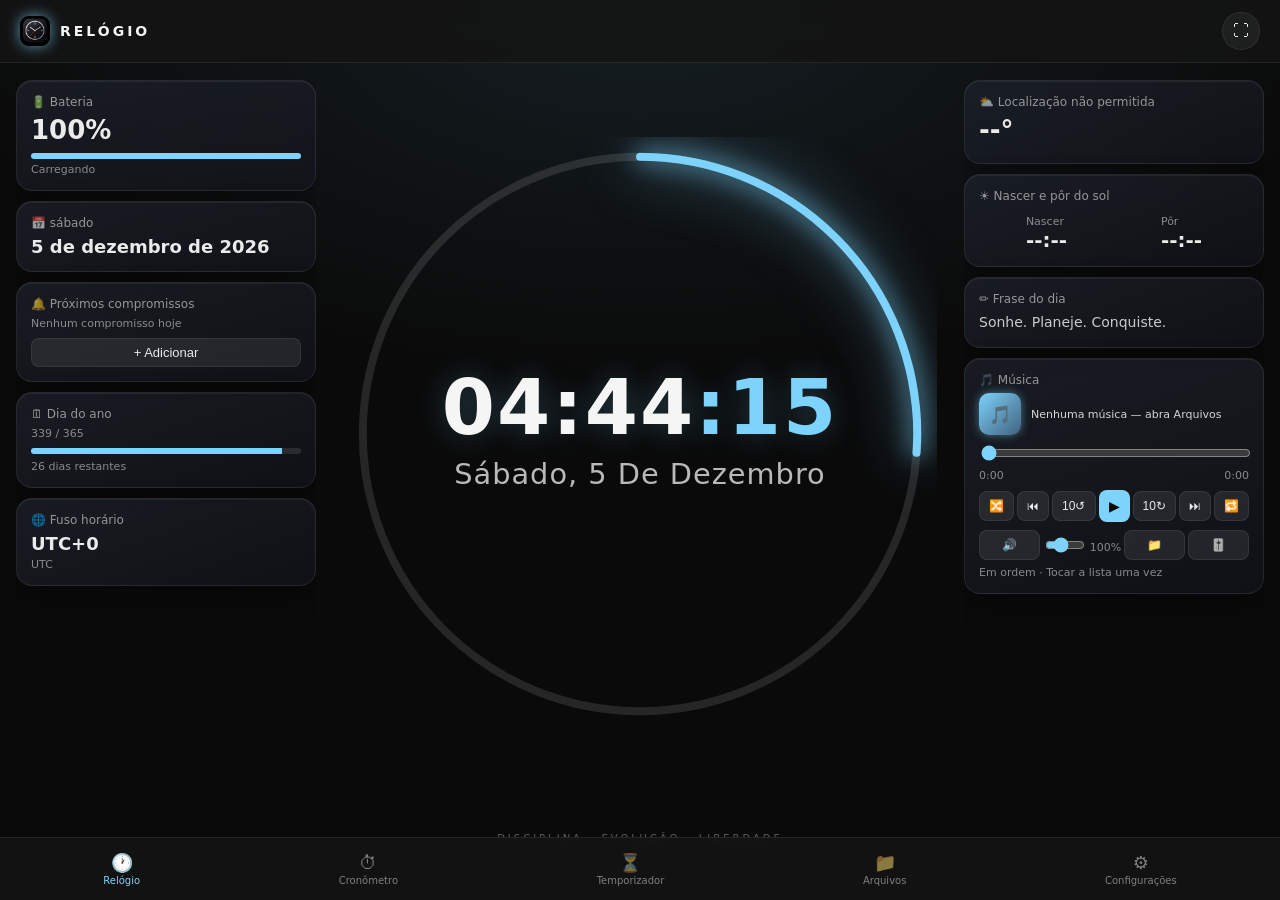
<file: index.html>
<!DOCTYPE html>
<html lang="pt-BR">
<head>
<meta charset="UTF-8">
<meta name="viewport" content="width=device-width, initial-scale=1, viewport-fit=cover">
<title>Relógio</title>
<link rel="manifest" href="[data-uri]">
<link rel="icon" type="image/png" href="favicon.png">
<link rel="apple-touch-icon" href="icon-192.png">
<link rel="stylesheet" href="styles.css?v=3">
</head>
<body>

<img id="bgImg" alt="">
<div id="bgOverlay"></div>
<div id="bgVignette"></div>
<div id="bgGrain"></div>
<div id="layersContainer"></div>
<div id="overlay"></div>

<header id="topBar">
  <div class="brand"><img class="logo-img" src="icon-192.png" alt="Relógio"><span class="brand-name">RELÓGIO</span></div>
  <div class="top-icons">
    <button id="alarmIconBtn" title="Despertador" style="display:none;">⏰</button>
    <button id="gearBtn" title="Personalizar" style="display:none;">⚙</button>
    <button id="fsBtn" title="Tela cheia (F)" aria-label="Alternar tela cheia">⛶</button>
  </div>
</header>

<div id="layerToolbar">
  <div class="lt-group">Tamanho<input type="range" id="layerScale" min="40" max="900" value="200"></div>
  <div class="lt-group">Girar<input type="range" id="layerRotation" min="0" max="360" value="0"></div>
  <div class="lt-group">Opacidade<input type="range" id="layerOpacity" min="10" max="100" value="100"></div>
  <button id="layerMoreBtn">⋯</button>
  <button id="layerFront">Frente</button>
  <button id="layerDelete">Excluir</button>
  <div class="lt-extra" id="layerExtra">
    <div class="lt-group">Brilho<input type="range" id="lyBrightness" min="30" max="170" value="100"></div>
    <div class="lt-group">Contraste<input type="range" id="lyContrast" min="30" max="170" value="100"></div>
    <div class="lt-group">Saturação<input type="range" id="lySaturate" min="0" max="200" value="100"></div>
    <div class="lt-group">Matiz<input type="range" id="lyHue" min="0" max="360" value="0"></div>
    <div class="lt-group">P&B<input type="range" id="lyGray" min="0" max="100" value="0"></div>
    <div class="lt-group">Sépia<input type="range" id="lySepia" min="0" max="100" value="0"></div>
    <div class="lt-group">Desfoque<input type="range" id="lyBlur" min="0" max="15" value="0"></div>
    <div class="lt-group">Moldura<input type="range" id="lyBorder" min="0" max="20" value="0"></div>
    <div class="lt-group">Cantos<input type="range" id="lyRadius" min="0" max="50" value="0"></div>
    <button id="lyInvert">Inverter cores</button>
  </div>
</div>

<div id="dashGrid">
  <div id="dashLeft">
    <div class="dash-card" id="cardBattery">
      <div class="dc-title">🔋 Bateria</div>
      <div class="dc-big" id="batteryPct">--</div>
      <div class="dc-bar"><div class="dc-bar-fill" id="batteryBar"></div></div>
      <div class="dc-sub" id="batterySub">Não disponível neste navegador</div>
    </div>
    <div class="dash-card" id="cardDate">
      <div class="dc-title">📅 <span id="cardDateWeekday">Sábado</span></div>
      <div class="dc-big" id="cardDateFull" style="font-size:18px;">26 de setembro de 2026</div>
    </div>
    <div class="dash-card" id="cardAppointments">
      <div class="dc-title">🔔 Próximos compromissos</div>
      <div id="apptList"><div class="dc-sub">Nenhum compromisso hoje</div></div>
      <div id="apptForm" style="display:none; margin-top:8px;">
        <input type="text" id="apptTitle" placeholder="Título" style="width:100%;margin-bottom:6px;padding:6px;border-radius:6px;border:1px solid var(--panel-border);background:rgba(255,255,255,0.06);color:var(--panel-fg);font-size:12px;">
        <input type="datetime-local" id="apptDatetime" style="width:100%;margin-bottom:6px;padding:6px;border-radius:6px;border:1px solid var(--panel-border);background:rgba(255,255,255,0.06);color:var(--panel-fg);font-size:12px;">
        <button id="apptSave" class="dc-btn" style="width:100%;">Salvar</button>
      </div>
      <button id="apptAddBtn" class="dc-btn" style="width:100%;margin-top:8px;">+ Adicionar</button>
    </div>
    <div class="dash-card" id="cardYearProgress">
      <div class="dc-title">🗓 Dia do ano</div>
      <div class="dc-sub" id="yearProgressLabel">269 / 365</div>
      <div class="dc-bar"><div class="dc-bar-fill" id="yearProgressBar"></div></div>
      <div class="dc-sub" id="yearProgressRemaining" style="margin-top:6px;">96 dias restantes</div>
    </div>
    <div class="dash-card" id="cardTimezone">
      <div class="dc-title">🌐 Fuso horário</div>
      <div class="dc-big" id="tzLabel" style="font-size:18px;">--</div>
      <div class="dc-sub" id="tzSub">Hora local</div>
    </div>
  </div>

  <div id="dashRight">
    <div class="dash-card" id="cardWeather">
      <div class="dc-title">⛅ <span id="weatherCity">Localizando...</span></div>
      <div class="dc-big" id="weatherTemp">--°</div>
      <div class="dc-sub" id="weatherDesc"></div>
    </div>
    <div class="dash-card" id="cardSun">
      <div class="dc-title">☀️ Nascer e pôr do sol</div>
      <div style="display:flex; justify-content:space-around; margin-top:8px;">
        <div><div class="dc-sub">Nascer</div><div class="dc-big" id="sunrise" style="font-size:20px;">--:--</div></div>
        <div><div class="dc-sub">Pôr</div><div class="dc-big" id="sunset" style="font-size:20px;">--:--</div></div>
      </div>
    </div>
    <div class="dash-card" id="cardQuote">
      <div class="dc-title">✏️ Frase do dia</div>
      <div class="dc-sub" id="quoteText" contenteditable="true" style="font-size:14px; line-height:1.5; opacity:0.85; outline:none;">Sonhe. Planeje. Conquiste.</div>
    </div>
    <div class="dash-card" id="cardMusic">
      <div class="dc-title">🎵 Música</div>
      <input type="file" id="musicFileInput" accept="audio/*" multiple style="display:none;">
      <div style="display:flex; gap:10px; align-items:center;">
        <div id="musicCover">🎵</div>
        <div style="flex:1; min-width:0;">
          <div class="dc-sub" id="musicTitle" style="opacity:0.9; white-space:nowrap; overflow:hidden; text-overflow:ellipsis;">Nenhuma música — abra Arquivos</div>
          <div class="dc-sub" id="musicCount"></div>
        </div>
      </div>
      <audio id="audioPlayer"></audio>
      <input type="range" id="musicSeek" min="0" max="100" value="0" step="0.1" style="width:100%;margin-top:10px;accent-color:var(--accent);" aria-label="Progresso da música">
      <div style="display:flex;justify-content:space-between;"><span class="dc-sub" id="musicCurrentTime">0:00</span><span class="dc-sub" id="musicDuration">0:00</span></div>
      <div class="music-controls-row">
        <button class="dc-btn" id="musicShuffle" aria-label="Aleatório" title="Aleatório">🔀</button>
        <button class="dc-btn" id="musicPrev" aria-label="Música anterior" title="Anterior">⏮</button>
        <button class="dc-btn" id="musicBack" aria-label="Voltar 10 segundos" title="-10s">10↺</button>
        <button class="dc-btn play" id="musicPlay" aria-label="Tocar ou pausar" title="Tocar/Pausar">▶</button>
        <button class="dc-btn" id="musicFwd" aria-label="Avançar 10 segundos" title="+10s">10↻</button>
        <button class="dc-btn" id="musicNext" aria-label="Próxima música" title="Próxima">⏭</button>
        <button class="dc-btn" id="musicRepeat" aria-label="Repetição" title="Repetição">🔁</button>
      </div>
      <div class="music-controls-row" style="margin-top:8px;">
        <button class="dc-btn" id="musicMute" aria-label="Mudo" title="Mudo/Desmudo">🔊</button>
        <input type="range" id="cardVolume" min="0" max="100" value="35" style="flex:1;accent-color:var(--accent);" aria-label="Volume">
        <span class="dc-sub" id="cardVolumeVal">100%</span>
        <button class="dc-btn" id="musicOpenFiles" aria-label="Abrir biblioteca de músicas" title="Abrir Arquivos">📁</button>
        <button class="dc-btn" id="musicOpenEq" aria-label="Abrir equalizador" title="Equalizador">🎚️</button>
      </div>
      <div class="dc-sub" id="musicModes" style="margin-top:6px;"></div>
    </div>
  </div>
</div>

<footer id="dashFooter">DISCIPLINA · EVOLUÇÃO · LIBERDADE</footer>

<nav id="bottomNav">
  <button class="nav-item active" data-view="clock"><span class="nav-icon">🕐</span>Relógio</button>
  <button class="nav-item" data-view="stopwatch"><span class="nav-icon">⏱</span>Cronômetro</button>
  <button class="nav-item" data-view="timer"><span class="nav-icon">⏳</span>Temporizador</button>
  <button class="nav-item" data-view="files"><span class="nav-icon">📁</span>Arquivos</button>
  <button class="nav-item" data-view="settings"><span class="nav-icon">⚙</span>Configurações</button>
</nav>


<div id="clockWrap">
  <svg id="progressRing" viewBox="0 0 300 300">
    <circle cx="150" cy="150" r="140" fill="none" stroke="var(--fg)" stroke-opacity="0.12" stroke-width="4"/>
    <circle id="ringProgress" cx="150" cy="150" r="140" fill="none" stroke="var(--accent)" stroke-width="4" stroke-linecap="round" transform="rotate(-90 150 150)"/>
  </svg>
  <div id="time">00:00</div>
  <svg id="analogClock" viewBox="0 0 200 200" width="min(55vw,50vh)" height="min(55vw,50vh)">
    <circle cx="100" cy="100" r="94" fill="none" stroke="var(--fg)" stroke-width="3" opacity="0.3"/>
    <g id="ticks"></g>
    <line id="hourHand" x1="100" y1="100" x2="100" y2="58" stroke-width="6" stroke-linecap="round"/>
    <line id="minHand" x1="100" y1="100" x2="100" y2="38" stroke-width="4" stroke-linecap="round"/>
    <line id="secHand" class="sec" x1="100" y1="100" x2="100" y2="28" stroke-width="2" stroke-linecap="round"/>
    <circle cx="100" cy="100" r="4" fill="var(--accent)"/>
  </svg>
  <div id="date">segunda-feira, 1 de janeiro</div>
  <div id="extraClocks"></div>
</div>

<div id="hint">clique no relógio ou pressione F para tela cheia · ⚙ para personalizar</div>

<div id="toolWidget">
  <button id="toolClose">✕</button>
  <div class="tool-tabs">
    <button class="tool-tab active" data-tab="alarm">Despertador</button>
    <button class="tool-tab" data-tab="timer">Timer</button>
    <button class="tool-tab" data-tab="stopwatch">Cronômetro</button>
    <button class="tool-tab" data-tab="files">Arquivos</button>
    <button class="tool-tab" data-tab="eq">Equalizador</button>
  </div>
  <div id="paneAlarm" class="tool-pane">
    <input type="time" id="alarmTime">
    <button id="alarmToggle">Ativar</button>
    <div id="alarmStatus" style="font-size:12px;opacity:0.6;margin-top:6px;"></div>
  </div>
  <div id="paneTimer" class="tool-pane" style="display:none">
    <input type="number" id="timerMinutes" min="1" max="180" value="5">
    <div class="tool-big-display" id="timerDisplay">05:00</div>
    <button id="timerStart">Iniciar</button>
    <button id="timerReset">Zerar</button>
  </div>
  <div id="paneStopwatch" class="tool-pane" style="display:none">
    <div class="tool-big-display" id="swDisplay">00:00.0</div>
    <button id="swStart">Iniciar</button>
    <button id="swReset">Zerar</button>
  </div>
  <div id="paneFiles" class="tool-pane" style="display:none">
    <div class="files-title">🎵 Biblioteca de músicas</div>

    <div class="pf-player">
      <div style="display:flex; gap:10px; align-items:center;">
        <div id="pfMusicCover" class="pf-cover">🎵</div>
        <div style="flex:1; min-width:0;">
          <div class="dc-sub pf-title" id="pfMusicTitle">Nenhuma música — escolha abaixo</div>
          <div class="dc-sub" id="pfMusicCount"></div>
        </div>
      </div>
      <input type="range" id="pfMusicSeek" min="0" max="100" value="0" step="0.1" style="width:100%;margin-top:10px;accent-color:var(--accent);" aria-label="Progresso da música">
      <div style="display:flex;justify-content:space-between;"><span class="dc-sub" id="pfMusicCurrentTime">0:00</span><span class="dc-sub" id="pfMusicDuration">0:00</span></div>
      <div class="music-controls-row">
        <button class="dc-btn" id="pfMusicShuffle" aria-label="Aleatório" title="Aleatório">🔀</button>
        <button class="dc-btn" id="pfMusicPrev" aria-label="Música anterior" title="Anterior">⏮</button>
        <button class="dc-btn" id="pfMusicBack" aria-label="Voltar 10 segundos" title="-10s">10↺</button>
        <button class="dc-btn play" id="pfMusicPlay" aria-label="Tocar ou pausar" title="Tocar/Pausar">▶</button>
        <button class="dc-btn" id="pfMusicFwd" aria-label="Avançar 10 segundos" title="+10s">10↻</button>
        <button class="dc-btn" id="pfMusicNext" aria-label="Próxima música" title="Próxima">⏭</button>
        <button class="dc-btn" id="pfMusicRepeat" aria-label="Repetição" title="Repetição">🔁</button>
      </div>
      <div class="music-controls-row" style="margin-top:8px;">
        <button class="dc-btn" id="pfMusicMute" aria-label="Mudo" title="Mudo/Desmudo">🔊</button>
        <input type="range" id="pfVolume" min="0" max="100" value="35" style="flex:1;accent-color:var(--accent);" aria-label="Volume">
        <span class="dc-sub" id="pfVolumeVal">100%</span>
        <button class="dc-btn" id="pfOpenEq" aria-label="Abrir equalizador" title="Equalizador">🎚️</button>
      </div>
      <div class="dc-sub" id="pfMusicModes" style="margin-top:6px;"></div>
    </div>

    <input type="file" id="musicFolderInput" webkitdirectory multiple style="display:none;">
    <div class="files-actions">
      <button id="musicPickFolder">📂 Escolher pasta</button>
      <button id="musicChoose">🎵 Escolher arquivos</button>
    </div>
    <div id="musicListInfo" class="dc-sub"></div>
    <input type="text" id="musicSearch" placeholder="Buscar na lista..." class="files-search">
    <div id="musicList"></div>
  </div>
  <div id="paneEq" class="tool-pane" style="display:none">
    <div class="files-title">🎚️ Equalizador</div>

    <div class="knob-row">
      <div class="knob" id="knobVolume"></div>
      <div class="knob" id="knobBass"></div>
      <div class="knob" id="knobVirt"></div>
    </div>
    <div class="meter-row">
      <div class="meter" id="meterL"></div>
      <div class="meter" id="meterR"></div>
    </div>
    <div id="volWarn" class="eq-warn"></div>

    <div class="eq-band-row">
      <div class="eq-band"><input type="range" id="eqBand0" min="-12" max="12" step="1" value="0" orient="vertical"><span id="eqDb0">+0dB</span><label id="eqHz0"></label></div>
      <div class="eq-band"><input type="range" id="eqBand1" min="-12" max="12" step="1" value="0" orient="vertical"><span id="eqDb1">+0dB</span><label id="eqHz1"></label></div>
      <div class="eq-band"><input type="range" id="eqBand2" min="-12" max="12" step="1" value="0" orient="vertical"><span id="eqDb2">+0dB</span><label id="eqHz2"></label></div>
      <div class="eq-band"><input type="range" id="eqBand3" min="-12" max="12" step="1" value="0" orient="vertical"><span id="eqDb3">+0dB</span><label id="eqHz3"></label></div>
      <div class="eq-band"><input type="range" id="eqBand4" min="-12" max="12" step="1" value="0" orient="vertical"><span id="eqDb4">+0dB</span><label id="eqHz4"></label></div>
    </div>

    <label class="eq-label">Predefinição</label>
    <select id="eqPreset"></select>

    <div class="eq-row-2">
      <div>
        <label class="eq-label">Velocidade</label>
        <select id="eqSpeed"></select>
      </div>
      <div>
        <label class="eq-label">Timer de sono</label>
        <select id="eqSleep">
          <option value="0">Desligado</option>
          <option value="10">10 min</option>
          <option value="20">20 min</option>
          <option value="30">30 min</option>
          <option value="45">45 min</option>
          <option value="60">60 min</option>
          <option value="end">Fim da música atual</option>
        </select>
      </div>
    </div>
    <div id="sleepStatus" class="dc-sub"></div>

    <button id="eqLimiter" class="eq-toggle-btn">Limitador: desligado</button>

    <label class="eq-label">Repetir trecho (A–B)</label>
    <div class="ab-row">
      <button id="abSetA">Marcar A</button>
      <button id="abSetB">Marcar B</button>
      <button id="abClear">Limpar</button>
    </div>
    <div id="abStatus" class="dc-sub"></div>

    <button id="eqReset" class="eq-reset-btn">Restaurar padrões</button>
  </div>
</div>

<div id="panel">
  <button id="closePanel">✕</button>
  <h2>Personalizar</h2>

  <div class="group">
    <label>Tamanho dos números <span class="range-value" id="scaleValue">100%</span></label>
    <input type="range" id="scaleRange" min="40" max="200" step="5" value="100">
  </div>

  <div class="group">
    <label>Formato</label>
    <select id="fmt24">
      <option value="24">24 horas</option>
      <option value="12">12 horas (AM/PM)</option>
    </select>
  </div>

  <div class="group">
    <div class="row">
      <span>Mostrar segundos</span>
      <div class="switch on" id="toggleSeconds"></div>
    </div>
    <div class="row">
      <span>Mostrar data</span>
      <div class="switch on" id="toggleDate"></div>
    </div>
    <div class="row">
      <span>Destacar segundos</span>
      <div class="switch on" id="toggleAccentSeconds"></div>
    </div>
  </div>

  <div class="group">
    <label>Cor de destaque</label>
    <div class="swatches" id="accentSwatches"></div>
  </div>

  <div class="group">
    <label>Tema</label>
    <select id="themeSelect">
      <option value="dark">Escuro</option>
      <option value="light">Claro</option>
      <option value="system">Seguir sistema</option>
    </select>
  </div>

  <div class="group">
    <label>Cor de fundo (personalizada)</label>
    <input type="color" id="bgColor" value="#0a0a0a">
  </div>

  <div class="group">
    <label>Cor do texto (personalizada)</label>
    <input type="color" id="fgColor" value="#f5f5f5">
  </div>

  <div class="group">
    <label>Fonte</label>
    <select id="fontSelect">
      <option value="'Segoe UI', system-ui, sans-serif">Segoe UI</option>
      <option value="'Consolas','Courier New', monospace">Monoespaçada</option>
      <option value="'Georgia', serif">Serifada</option>
      <option value="'Arial Black', sans-serif">Bold / Cartaz</option>
      <option value="'Comic Sans MS', cursive">Descontraída</option>
    </select>
  </div>

  <div class="group">
    <label>Idioma da data</label>
    <select id="localeSelect">
      <option value="pt-BR">Português (BR)</option>
      <option value="en-US">Inglês</option>
      <option value="es-ES">Espanhol</option>
    </select>
  </div>

  <div class="group">
    <label>Mostrador</label>
    <select id="modeSelect">
      <option value="digital">Digital</option>
      <option value="analog">Analógico</option>
    </select>
  </div>

  <div class="group">
    <label>Fusos horários extras</label>
    <select id="tz1" style="margin-bottom:8px;"></select>
    <select id="tz2"></select>
  </div>

  <div class="group">
    <div class="row">
      <span>Papel de parede dinâmico</span>
      <div class="switch" id="toggleWallpaper"></div>
    </div>
  </div>

  <div class="group">
    <label>Ferramentas</label>
    <div id="toolToggleBtns">
      <button id="openAlarm">⏰ Despertador</button>
      <button id="openTimer">⏱ Timer</button>
      <button id="openStopwatch">⏲ Cronômetro</button>
    </div>
  </div>

  <div class="group">
    <label>Imagem de fundo</label>
    <input type="file" id="bgImageInput" accept="image/*" style="display:none;">
    <div class="img-group-btns">
      <button id="bgImageChoose">Escolher</button>
      <button id="bgImageRemove">Remover</button>
    </div>
    <div id="bgImageMsg" style="font-size:12px;opacity:0.6;margin-top:6px;"></div>
  </div>

  <div class="group">
    <label>Ajustes da imagem de fundo</label>
    <div class="bg-slider-row"><span>Brilho</span><span id="vBrightness">100%</span></div>
    <input type="range" id="bgBrightness" min="30" max="170" value="100">
    <div class="bg-slider-row"><span>Contraste</span><span id="vContrast">100%</span></div>
    <input type="range" id="bgContrast" min="30" max="170" value="100">
    <div class="bg-slider-row"><span>Saturação</span><span id="vSaturate">100%</span></div>
    <input type="range" id="bgSaturate" min="0" max="200" value="100">
    <div class="bg-slider-row"><span>Desfoque</span><span id="vBlur">0px</span></div>
    <input type="range" id="bgBlur" min="0" max="20" value="0">
    <div class="bg-slider-row"><span>Escurecer</span><span id="vOverlay">35%</span></div>
    <input type="range" id="bgOverlayRange" min="0" max="85" value="35">
    <div class="bg-slider-row"><span>Posição horizontal</span><span id="vPosX">50%</span></div>
    <input type="range" id="bgPosX" min="0" max="100" value="50">
    <div class="bg-slider-row"><span>Posição vertical</span><span id="vPosY">50%</span></div>
    <input type="range" id="bgPosY" min="0" max="100" value="50">
    <label style="margin-top:6px;">Ajuste</label>
    <select id="bgFit">
      <option value="cover">Cobrir a tela</option>
      <option value="contain">Conter (mostrar tudo)</option>
      <option value="fill">Esticar</option>
    </select>

    <div class="bg-slider-row" style="margin-top:10px;"><span>Matiz</span><span id="vHue">0°</span></div>
    <input type="range" id="bgHue" min="0" max="360" value="0">
    <div class="bg-slider-row"><span>Preto e branco</span><span id="vGray">0%</span></div>
    <input type="range" id="bgGray" min="0" max="100" value="0">
    <div class="bg-slider-row"><span>Sépia</span><span id="vSepia">0%</span></div>
    <input type="range" id="bgSepia" min="0" max="100" value="0">
    <div class="bg-slider-row"><span>Vinheta</span><span id="vVignette">0%</span></div>
    <input type="range" id="bgVignetteRange" min="0" max="100" value="0">
    <div class="bg-slider-row"><span>Grão</span><span id="vGrain">0%</span></div>
    <input type="range" id="bgGrainRange" min="0" max="100" value="0">
    <div class="bg-slider-row"><span>Zoom</span><span id="vZoom">100%</span></div>
    <input type="range" id="bgZoom" min="100" max="300" value="100">
    <div class="bg-slider-row"><span>Girar</span><span id="vRotate">0°</span></div>
    <input type="range" id="bgRotate" min="0" max="360" value="0">

    <div class="mini-toggle-row">
      <button id="bgInvert">Inverter cores</button>
      <button id="bgFlipH">Espelhar H</button>
      <button id="bgFlipV">Espelhar V</button>
    </div>

    <label style="margin-top:10px;">Filtros prontos</label>
    <div class="preset-chips">
      <span class="preset-chip" data-preset="none">Nenhum</span>
      <span class="preset-chip" data-preset="bw">P&B</span>
      <span class="preset-chip" data-preset="vintage">Vintage</span>
      <span class="preset-chip" data-preset="warm">Quente</span>
      <span class="preset-chip" data-preset="cool">Frio</span>
      <span class="preset-chip" data-preset="dramatic">Dramático</span>
      <span class="preset-chip" data-preset="faded">Desbotado</span>
      <span class="preset-chip" data-preset="cinema">Cinema</span>
      <span class="preset-chip" data-preset="polaroid">Polaroid</span>
    </div>
  </div>

  <div class="group">
    <label>Imagens soltas na tela</label>
    <input type="file" id="layerImageInput" accept="image/*" style="display:none;">
    <button id="addLayerBtn" style="width:100%;padding:10px;border-radius:8px;border:1px solid var(--panel-border);background:rgba(255,255,255,0.08);color:var(--panel-fg);font-weight:600;cursor:pointer;font-size:14px;margin-bottom:8px;">+ Adicionar imagem</button>
    <button id="editModeBtn" title="Editar imagens na tela" style="width:100%;padding:10px;border-radius:8px;border:1px solid var(--panel-border);background:rgba(255,255,255,0.08);color:var(--panel-fg);font-weight:600;cursor:pointer;font-size:14px;">🖼 Ativar modo de edição</button>
    <div style="font-size:12px;opacity:0.6;margin-top:8px;">Com o modo de edição ativo, é só arrastar a imagem na tela, e usar a barrinha que aparece embaixo pra redimensionar, girar e ajustar opacidade. Pode adicionar quantas quiser.</div>
  </div>

  <div class="group">
    <label>Imagem dentro dos números</label>
    <input type="file" id="textImageInput" accept="image/*" style="display:none;">
    <div class="img-group-btns">
      <button id="textImageChoose">Escolher</button>
      <button id="textImageRemove">Remover</button>
    </div>
    <div id="textImageMsg" style="font-size:12px;opacity:0.6;margin-top:6px;"></div>
  </div>

  <div class="group">
    <label>Backup</label>
    <div id="backupBtns">
      <button id="exportBtn">Exportar</button>
      <button id="importBtn">Importar</button>
    </div>
    <input type="file" id="importFile" accept="application/json" style="display:none;">
  </div>

  <div class="group">
    <label>Atalhos de teclado</label>
    <div class="shortcuts-list">
      F tela cheia · P flutuante<br>
      ⚙ ou clique fora fecha painel<br>
      Esc fecha painel/tela cheia
    </div>
  </div>

  <div class="group">
    <label>Modo flutuante <span class="range-value">(PiP)</span></label>
    <button id="pipBtn" style="width:100%;padding:10px;border-radius:8px;border:1px solid var(--panel-border);background:rgba(255,255,255,0.08);color:var(--panel-fg);font-weight:600;cursor:pointer;font-size:14px;">Ativar janela flutuante</button>
    <div id="pipMsg" style="font-size:12px;opacity:0.6;margin-top:8px;font-family:'Segoe UI', system-ui, sans-serif;">Fica por cima de outros apps/janelas, inclusive fora do navegador. Tecla P alterna.</div>
  </div>

  <div class="group">
    <label>Instalação</label>
    <button id="installBtn" style="width:100%;padding:10px;border-radius:8px;border:1px solid var(--panel-border);background:var(--accent);color:#0a0a0a;font-weight:600;cursor:pointer;font-size:14px;">Instalar app</button>
    <div id="installMsg" style="font-size:12px;opacity:0.6;margin-top:8px;font-family:'Segoe UI', system-ui, sans-serif;"></div>
  </div>
</div>

<script src="app.js?v=3"></script>
<script src="music.js?v=3"></script>
</body>
</html>
</file>
<file: styles.css>
:root{
    --bg:#0a0a0a;
    --fg:#f5f5f5;
    --accent:#7dd3fc;
    --font-clock:'Segoe UI', system-ui, sans-serif;
    --panel-bg: rgba(20,20,20,0.92);
    --panel-fg: #eaeaea;
    --panel-border: rgba(255,255,255,0.08);
  }
  @media (prefers-color-scheme: light){
    :root:not([data-theme="dark"]){
      --bg:#f5f5f5; --fg:#111; --panel-bg: rgba(255,255,255,0.94); --panel-fg:#111; --panel-border: rgba(0,0,0,0.08);
    }
  }
  :root[data-theme="dark"]{ --bg:#0a0a0a; --fg:#f5f5f5; }

  *{box-sizing:border-box;}
  html,body{
    height:100%;
    margin:0;
    overflow-x:hidden;
    max-width:100vw;
    padding-top:env(safe-area-inset-top,0px);
    padding-bottom:env(safe-area-inset-bottom,0px);
  }
  body{
    background:var(--bg);
    background-image:radial-gradient(ellipse 80% 60% at 50% 0%, color-mix(in srgb, var(--accent) 10%, transparent), transparent 70%);
    color:var(--fg);
    display:flex;
    align-items:center;
    justify-content:center;
    overflow:hidden;
    transition:background .4s ease,color .4s ease;
    font-family:var(--font-clock);
    -webkit-user-select:none;
    user-select:none;
    padding-top:calc(64px + env(safe-area-inset-top,0px));
    padding-bottom:calc(96px + env(safe-area-inset-bottom,0px));
  }

  #clockWrap{
    text-align:center;
    cursor:pointer;
    position:relative;
  }
  #progressRing{
    position:absolute; top:50%; left:50%; transform:translate(-50%,-50%);
    width:clamp(120px, calc(min(75vw,66vh) * var(--clock-scale, 1)), 94vw);
    height:clamp(120px, calc(min(75vw,66vh) * var(--clock-scale, 1)), 94vw);
    pointer-events:none; z-index:0;
    transition:width .15s ease, height .15s ease;
  }
  #ringProgress{ filter:drop-shadow(0 0 6px var(--accent)) drop-shadow(0 0 14px color-mix(in srgb, var(--accent) 60%, transparent)); }
  #progressRing + #time{ position:relative; z-index:1; }
  #bottomNav{
    position:fixed; bottom:0; left:0; right:0;
    display:flex; justify-content:space-around;
    background:var(--panel-bg); border-top:1px solid var(--panel-border);
    padding:8px 4px calc(8px + env(safe-area-inset-bottom,0px));
    z-index:15; backdrop-filter:blur(10px);
  }
  .nav-item{
    background:none; border:none; color:var(--panel-fg); opacity:0.5;
    display:flex; flex-direction:column; align-items:center; gap:2px;
    font-size:10px; cursor:pointer; padding:6px 12px; border-radius:10px;
    font-family:'Segoe UI', system-ui, sans-serif;
  }
  .nav-item.active{ opacity:1; color:var(--accent); }
  .nav-icon{ font-size:18px; }
  #time{
    font-size:calc(min(9vw,8.5vh) * var(--clock-scale, 1));
    font-weight:700;
    letter-spacing:2px;
    line-height:1;
    font-variant-numeric: tabular-nums;
    color:var(--fg);
    text-shadow: 0 0 30px color-mix(in srgb, var(--accent) 25%, transparent);
  }
  #time .accent{ color:var(--accent); }
  #date{
    margin-top:1.2vh;
    font-size:min(3.2vw,3.2vh);
    opacity:0.75;
    text-transform:capitalize;
    letter-spacing:1px;
  }
  #seconds-small{
    font-size:0.45em;
    opacity:0.7;
    vertical-align:baseline;
  }

  /* Cabeçalho */
  #topBar{
    position:fixed; top:0; left:0; right:0; z-index:25;
    display:flex; align-items:center; gap:16px;
    padding:12px 20px; padding-top:calc(12px + env(safe-area-inset-top,0px));
    background:var(--panel-bg); border-bottom:1px solid var(--panel-border);
    backdrop-filter:blur(10px); font-family:'Segoe UI', system-ui, sans-serif;
  }
  .brand{ display:flex; align-items:center; gap:10px; font-weight:700; font-size:14px; letter-spacing:3px; color:var(--fg); white-space:nowrap; flex:1; }
  .logo-img{
    width:30px;height:30px;border-radius:9px; object-fit:cover;
    box-shadow:0 0 14px color-mix(in srgb, var(--accent) 70%, transparent);
  }
  .top-icons{ display:flex; gap:8px; }
  .top-icons button{
    width:38px;height:38px;border-radius:50%;
    border:1px solid var(--panel-border); background:rgba(255,255,255,0.05);
    color:var(--panel-fg); cursor:pointer; font-size:16px;
    display:flex;align-items:center;justify-content:center; flex-shrink:0;
    transition:background .2s ease, transform .2s ease;
  }
  .top-icons button:hover{ background:color-mix(in srgb, var(--accent) 25%, transparent); }
  #gearBtn:hover{ transform:rotate(25deg); }

  /* Painel de cards (dashboard) */
  #dashGrid{
    position:fixed; top:calc(64px + env(safe-area-inset-top,0px)); bottom:60px; left:0; right:0;
    display:flex; justify-content:space-between; padding:16px; gap:16px;
    pointer-events:none; z-index:2; overflow:hidden;
  }
  #dashLeft, #dashRight{ display:flex; flex-direction:column; gap:10px; width:clamp(190px, 27vw, 300px); min-width:0; overflow-y:auto; overflow-x:hidden; pointer-events:auto; }
  #dashLeft{ align-items:flex-start; } #dashRight{ align-items:flex-end; margin-left:auto; }
  .dash-card{
    background:linear-gradient(160deg, rgba(30,34,44,0.72), rgba(20,23,30,0.6));
    border:1px solid rgba(255,255,255,0.08);
    border-radius:16px;
    padding:clamp(8px,1.5vw,14px); width:100%; box-sizing:border-box;
    font-family:'Segoe UI', system-ui, sans-serif;
    box-shadow:0 8px 24px rgba(0,0,0,0.35), inset 0 1px 0 rgba(255,255,255,0.06);
    overflow:hidden;
  }
  .dc-title{ font-size:clamp(10px,1.1vw,12px); opacity:0.6; margin-bottom:6px; color:var(--panel-fg); }
  .dc-big{ font-size:clamp(16px,2.4vw,26px); font-weight:700; color:var(--panel-fg); }
  .dc-sub{ font-size:clamp(9px,1vw,11px); opacity:0.55; color:var(--panel-fg); margin-top:4px; }
  .dc-bar{ height:6px; border-radius:4px; background:rgba(255,255,255,0.1); margin-top:8px; overflow:hidden; }
  .dc-bar-fill{ height:100%; background:var(--accent); width:0%; }
  .dc-btn{ flex:1; padding:6px; border-radius:8px; border:1px solid var(--panel-border); background:rgba(255,255,255,0.08); color:var(--panel-fg); cursor:pointer; font-size:13px; }
  #musicCover{
    width:42px; height:42px; border-radius:10px; flex-shrink:0;
    background:linear-gradient(135deg, var(--accent), color-mix(in srgb, var(--accent) 40%, #1a1a2e));
    display:flex; align-items:center; justify-content:center; font-size:18px;
    box-shadow:0 0 10px color-mix(in srgb, var(--accent) 50%, transparent);
  }
  @keyframes spin{ from{transform:rotate(0deg);} to{transform:rotate(360deg);} }
  #dashFooter{
    position:fixed; bottom:56px; left:0; right:0; text-align:center;
    font-size:10px; letter-spacing:3px; opacity:0.35; z-index:2;
    font-family:'Segoe UI', system-ui, sans-serif; pointer-events:none;
  }
  @media (max-width: 480px){
    #dashLeft, #dashRight{ display:none; }
  }

  /* Settings panel */
  #panel{
    position:fixed;
    top:0;right:0;
    height:100%;
    width:320px;
    max-width:88vw;
    background:var(--panel-bg);
    color:var(--panel-fg);
    border-left:1px solid var(--panel-border);
    padding:calc(env(safe-area-inset-top,0px) + 24px) 22px 24px;
    transform:translateX(100%);
    transition:transform .3s ease;
    overflow-y:auto;
    z-index:30;
    backdrop-filter: blur(10px);
  }
  #panel.open{ transform:translateX(0); }
  #panel h2{
    margin:0 0 18px;
    font-size:18px;
    font-family:'Segoe UI', system-ui, sans-serif;
  }
  #panel .group{ margin-bottom:20px; }
  #panel label{
    display:block;
    font-size:12px;
    text-transform:uppercase;
    letter-spacing:0.5px;
    opacity:0.6;
    margin-bottom:8px;
    font-family:'Segoe UI', system-ui, sans-serif;
  }
  #panel .row{ display:flex; align-items:center; justify-content:space-between; margin-bottom:10px; font-size:14px; font-family:'Segoe UI', system-ui, sans-serif;}
  #panel select, #panel input[type=color]{
    width:100%;
    padding:8px;
    border-radius:8px;
    border:1px solid var(--panel-border);
    background:rgba(255,255,255,0.06);
    color:var(--panel-fg);
    font-size:14px;
  }
  #panel input[type=color]{ padding:2px; height:38px; cursor:pointer; }
  #panel input[type=range]{
    width:100%;
    accent-color:var(--accent);
    cursor:pointer;
  }
  .range-value{ font-size:12px; opacity:0.6; float:right; }
  .swatches{ display:flex; gap:8px; flex-wrap:wrap; }
  .swatch{
    width:28px;height:28px;border-radius:50%;
    border:2px solid transparent;
    cursor:pointer;
  }
  .swatch.active{ border-color:var(--panel-fg); }
  .switch{
    position:relative; width:42px; height:24px;
    background:rgba(255,255,255,0.15);
    border-radius:20px; cursor:pointer; flex-shrink:0;
  }
  .switch.on{ background:var(--accent); }
  .switch::after{
    content:'';
    position:absolute; top:2px; left:2px;
    width:20px;height:20px;border-radius:50%;
    background:#fff;
    transition:left .2s ease;
  }
  .switch.on::after{ left:20px; }
  #closePanel{
    position:absolute; top:calc(env(safe-area-inset-top,0px) + 20px); left:18px;
    background:none;border:none;color:var(--panel-fg);
    font-size:20px;cursor:pointer;opacity:0.6;
  }
  #closePanel:hover{ opacity:1; }
  #overlay{
    position:fixed; inset:0; background:rgba(0,0,0,0.3);
    opacity:0; pointer-events:none; transition:opacity .3s ease; z-index:25;
  }
  #overlay.show{ opacity:1; pointer-events:auto; }

  #hint{
    position:fixed; bottom:calc(env(safe-area-inset-bottom,0px) + 14px);
    left:50%; transform:translateX(-50%);
    font-size:11px; opacity:0; letter-spacing:0.5px;
    font-family:'Segoe UI', system-ui, sans-serif;
    transition:opacity .3s ease;
    color:var(--fg);
  }
  body:hover #hint{ opacity:0.4; }

  #extraClocks{ margin-top:0.8vh; font-size:min(2.4vw,2.4vh); opacity:0.65; display:flex; gap:18px; justify-content:center; flex-wrap:wrap; }
  #analogClock{ display:none; margin:0 auto; }
  #analogClock line{ stroke:var(--fg); }
  #analogClock .tick{ stroke:var(--fg); opacity:0.35; }
  #analogClock .sec{ stroke:var(--accent); }

  #toolWidget{
    position:fixed; top:50%; left:50%; transform:translate(-50%,-50%);
    background:var(--panel-bg); color:var(--panel-fg);
    border:1px solid var(--panel-border); border-radius:20px;
    padding:28px; width:340px; max-width:88vw; z-index:40;
    font-family:'Segoe UI', system-ui, sans-serif;
    display:none; backdrop-filter:blur(10px);
  }
  #toolWidget.open{ display:block; }
  .tool-tabs{ display:flex; gap:4px; margin-bottom:12px; }
  .tool-tab{ flex:1; padding:6px 4px; font-size:11px; border:none; border-radius:6px; background:rgba(255,255,255,0.06); color:var(--panel-fg); cursor:pointer; opacity:0.6; }
  .tool-tab.active{ opacity:1; background:var(--accent); color:#0a0a0a; }
  .tool-pane input[type=time], .tool-pane input[type=number]{ width:100%; padding:6px; border-radius:6px; border:1px solid var(--panel-border); background:rgba(255,255,255,0.06); color:var(--panel-fg); margin-bottom:8px; }
  .tool-pane button{ padding:6px 10px; border-radius:6px; border:1px solid var(--panel-border); background:rgba(255,255,255,0.08); color:var(--panel-fg); cursor:pointer; font-size:12px; margin-right:6px; }
  .tool-big-display{ font-size:42px; font-weight:700; font-variant-numeric:tabular-nums; text-align:center; margin:12px 0 16px; }
  #toolClose{ position:absolute; top:8px; right:10px; background:none; border:none; color:var(--panel-fg); opacity:0.5; cursor:pointer; font-size:14px; }
  #toolToggleBtns{ display:flex; gap:8px; margin-top:6px; }
  #toolToggleBtns button{ flex:1; padding:8px; border-radius:8px; border:1px solid var(--panel-border); background:rgba(255,255,255,0.08); color:var(--panel-fg); cursor:pointer; font-size:12px; }
  .shortcuts-list{ font-size:12px; opacity:0.7; line-height:1.8; }
  #backupBtns{ display:flex; gap:8px; }
  .img-group-btns{ display:flex; gap:8px; }
  .img-group-btns button{ flex:1; padding:9px; border-radius:8px; border:1px solid var(--panel-border); background:rgba(255,255,255,0.08); color:var(--panel-fg); cursor:pointer; font-size:12px; }
  #time.text-image-fill{
    background-size:cover; background-position:center; background-repeat:no-repeat;
    -webkit-background-clip:text; background-clip:text; color:transparent;
    text-shadow:none;
  }
  #time.text-image-fill .accent{ -webkit-background-clip:text; background-clip:text; color:transparent; }
  #bgImg{ position:fixed; inset:0; width:100%; height:100%; z-index:-2; display:none; }
  #bgOverlay{ position:fixed; inset:0; z-index:-1; background:#000; opacity:0; pointer-events:none; }
  #layersContainer{ position:fixed; inset:0; z-index:5; pointer-events:none; }
  body.edit-mode #layersContainer{ pointer-events:auto; }
  .layer-img{ position:absolute; cursor:grab; touch-action:none; border-radius:4px; user-select:none; }
  body.edit-mode .layer-img{ outline:2px dashed var(--accent); outline-offset:2px; }
  #editModeBtn.active{ background:var(--accent); color:#0a0a0a; }
  #layerToolbar{
    position:fixed; bottom:20px; left:50%; transform:translateX(-50%);
    background:var(--panel-bg); border:1px solid var(--panel-border); border-radius:12px;
    padding:12px 16px; display:none; gap:12px; align-items:center; z-index:50;
    backdrop-filter:blur(10px); font-family:'Segoe UI', system-ui, sans-serif;
  }
  #layerToolbar.open{ display:flex; }
  #layerToolbar .lt-group{ display:flex; flex-direction:column; align-items:center; font-size:10px; color:var(--panel-fg); opacity:0.8; }
  #layerToolbar input[type=range]{ width:70px; accent-color:var(--accent); }
  #layerToolbar button{ background:rgba(255,255,255,0.1); border:none; color:var(--panel-fg); border-radius:6px; padding:8px 10px; cursor:pointer; font-size:13px; }
  .bg-slider-row{ display:flex; justify-content:space-between; font-size:11px; opacity:0.6; margin-bottom:2px; }
body.has-bg-image{ background-size:cover; background-position:center; background-repeat:no-repeat; }
  #bgVignette{ position:fixed; inset:0; z-index:-1; pointer-events:none; background:radial-gradient(ellipse at center, transparent 35%, #000 105%); opacity:0; }
  #bgGrain{ position:fixed; inset:0; z-index:-1; pointer-events:none; opacity:0; mix-blend-mode:overlay; background-repeat:repeat; }
  .preset-chips{ display:flex; gap:6px; flex-wrap:wrap; margin-top:8px; }
  .preset-chip{ padding:6px 10px; font-size:11px; border-radius:20px; border:1px solid var(--panel-border); background:rgba(255,255,255,0.06); color:var(--panel-fg); cursor:pointer; }
  .preset-chip:hover{ background:var(--accent); color:#0a0a0a; }
  .mini-toggle-row{ display:flex; gap:8px; margin-top:8px; }
  .mini-toggle-row button{ flex:1; padding:8px; border-radius:8px; border:1px solid var(--panel-border); background:rgba(255,255,255,0.08); color:var(--panel-fg); cursor:pointer; font-size:12px; }
  .mini-toggle-row button.on{ background:var(--accent); color:#0a0a0a; }
  #layerToolbar{ flex-wrap:wrap; max-width:94vw; max-height:70vh; overflow-y:auto; }
  #layerMoreBtn{ background:rgba(255,255,255,0.15); }
  .lt-extra{ display:none; width:100%; flex-wrap:wrap; gap:10px; justify-content:center; border-top:1px solid var(--panel-border); margin-top:8px; padding-top:8px; }
  .lt-extra.open{ display:flex; }
  #backupBtns button{ flex:1; padding:9px; border-radius:8px; border:1px solid var(--panel-border); background:rgba(255,255,255,0.08); color:var(--panel-fg); cursor:pointer; font-size:13px; }

  /* Biblioteca de músicas (aba Arquivos) */
  .files-title{ font-size:15px; font-weight:700; margin-bottom:12px; }
  .pf-player{
    background:rgba(255,255,255,0.04); border:1px solid var(--panel-border);
    border-radius:14px; padding:12px; margin-bottom:16px;
  }
  .pf-cover{
    width:42px; height:42px; border-radius:10px; flex-shrink:0;
    background:linear-gradient(135deg, var(--accent), color-mix(in srgb, var(--accent) 40%, #1a1a2e));
    background-size:cover; background-position:center;
    display:flex; align-items:center; justify-content:center; font-size:18px;
    box-shadow:0 0 10px color-mix(in srgb, var(--accent) 50%, transparent);
  }
  .pf-title{ opacity:0.9; white-space:nowrap; overflow:hidden; text-overflow:ellipsis; }
  #pfVolumeVal{ font-variant-numeric:tabular-nums; white-space:nowrap; }
  .files-actions{ display:flex; gap:8px; margin-bottom:10px; }
  .files-actions button{ flex:1; }
  #musicList{ max-height:min(220px, 32vh); overflow-y:auto; margin-top:8px; }
  .music-row{ display:flex; justify-content:space-between; align-items:center; gap:8px; padding:8px 10px; border-radius:8px; font-size:12px; cursor:pointer; }
  .music-row:hover{ background:rgba(255,255,255,0.06); }
  .music-row.current{ background:color-mix(in srgb, var(--accent) 22%, transparent); color:var(--accent); }
  .music-row span{ flex:1; min-width:0; white-space:nowrap; overflow:hidden; text-overflow:ellipsis; }
  .music-row button{ background:none; border:none; color:inherit; opacity:.5; cursor:pointer; margin:0; padding:2px 4px; }

  /* Controles do card de música na tela inicial */
  .music-controls-row{ display:flex; align-items:center; gap:3px; margin-top:8px; flex-wrap:wrap; }
  .music-controls-row .dc-btn{ flex:1 1 auto; min-width:0; padding:7px 2px; font-size:12px; }
  .music-controls-row .dc-btn.play{ background:var(--accent); color:#0a0a0a; font-size:14px; }
  .music-controls-row .dc-btn.on{ background:var(--accent); color:#0a0a0a; }
  #cardVolume{ min-width:0; }
  #musicCover{
    background-size:cover; background-position:center;
  }

  /* Widget de ferramentas mais largo quando o equalizador está aberto */
  #toolWidget.wide{ width:380px; }

  /* Aba Arquivos: busca */
  .files-search{
    width:100%; margin:8px 0; padding:8px 10px; border-radius:8px;
    border:1px solid var(--panel-border); background:rgba(255,255,255,0.06);
    color:var(--panel-fg); font-size:13px;
  }

  /* Botões redondos (volume / grave / virtualizador) */
  .knob-row{ display:flex; justify-content:space-around; margin:4px 0 8px; }
  .knob{ width:88px; height:88px; cursor:pointer; touch-action:none; outline:none; }
  .knob svg{ width:100%; height:100%; overflow:visible; }
  .knob:focus-visible circle.knob-track{ stroke:var(--accent); }
  .knob-track{ stroke:rgba(255,255,255,0.12); }
  .knob-prog{ stroke:var(--accent); filter:drop-shadow(0 0 5px color-mix(in srgb, var(--accent) 70%, transparent)); }
  .knob-dot{ fill:var(--accent); }
  .knob-val{ font-size:15px; font-weight:700; fill:var(--panel-fg); font-family:'Segoe UI', system-ui, sans-serif; }
  .knob-cap{ font-size:9px; letter-spacing:.5px; fill:var(--panel-fg); opacity:.55; font-family:'Segoe UI', system-ui, sans-serif; text-transform:uppercase; }

  #cardVolumeVal{ font-variant-numeric:tabular-nums; }
  #cardVolumeVal.hot{ color:#ff6b6b; font-weight:700; }
  .eq-warn{ font-size:11px; color:#ff6b6b; opacity:.9; min-height:14px; margin-bottom:6px; text-align:center; }

  /* Medidores de volume (VU meter) */
  .meter-row{ display:flex; gap:4px; height:14px; margin:6px 0 4px; }
  .meter{ flex:1; display:flex; gap:2px; }
  .meter i{ flex:1; border-radius:2px; background:rgba(255,255,255,0.08); font-style:normal; }
  .meter i.on{ background:var(--accent); }
  .meter i.on.hot{ background:#ff6b6b; }

  /* Equalizador de 5 bandas */
  .eq-band-row{ display:flex; justify-content:space-around; align-items:flex-end; height:130px; margin:10px 0; }
  .eq-band{ display:flex; flex-direction:column; align-items:center; height:100%; justify-content:flex-end; gap:4px; }
  .eq-band input[type=range][orient=vertical]{
    writing-mode:vertical-lr; direction:rtl; width:6px; height:90px;
    accent-color:var(--accent); cursor:pointer;
  }
  .eq-band span{ font-size:10px; opacity:.6; }
  .eq-band label{ font-size:10px; opacity:.5; }

  .eq-label{ display:block; font-size:11px; opacity:.6; margin:10px 0 4px; text-transform:uppercase; letter-spacing:.5px; }
  #eqPreset, #eqSpeed, #eqSleep{
    width:100%; padding:8px; border-radius:8px; border:1px solid var(--panel-border);
    background:rgba(255,255,255,0.06); color:var(--panel-fg); font-size:13px;
  }
  .eq-row-2{ display:flex; gap:10px; }
  .eq-row-2 > div{ flex:1; }

  .eq-toggle-btn, .eq-reset-btn{
    width:100%; margin-top:10px; padding:9px; border-radius:8px;
    border:1px solid var(--panel-border); background:rgba(255,255,255,0.08);
    color:var(--panel-fg); cursor:pointer; font-size:13px;
  }
  .eq-toggle-btn.on{ background:var(--accent); color:#0a0a0a; border-color:transparent; }
  .eq-reset-btn{ opacity:.75; }

  .ab-row{ display:flex; gap:6px; }
  .ab-row button{ flex:1; padding:8px; border-radius:8px; border:1px solid var(--panel-border); background:rgba(255,255,255,0.08); color:var(--panel-fg); cursor:pointer; font-size:12px; }
</file>
